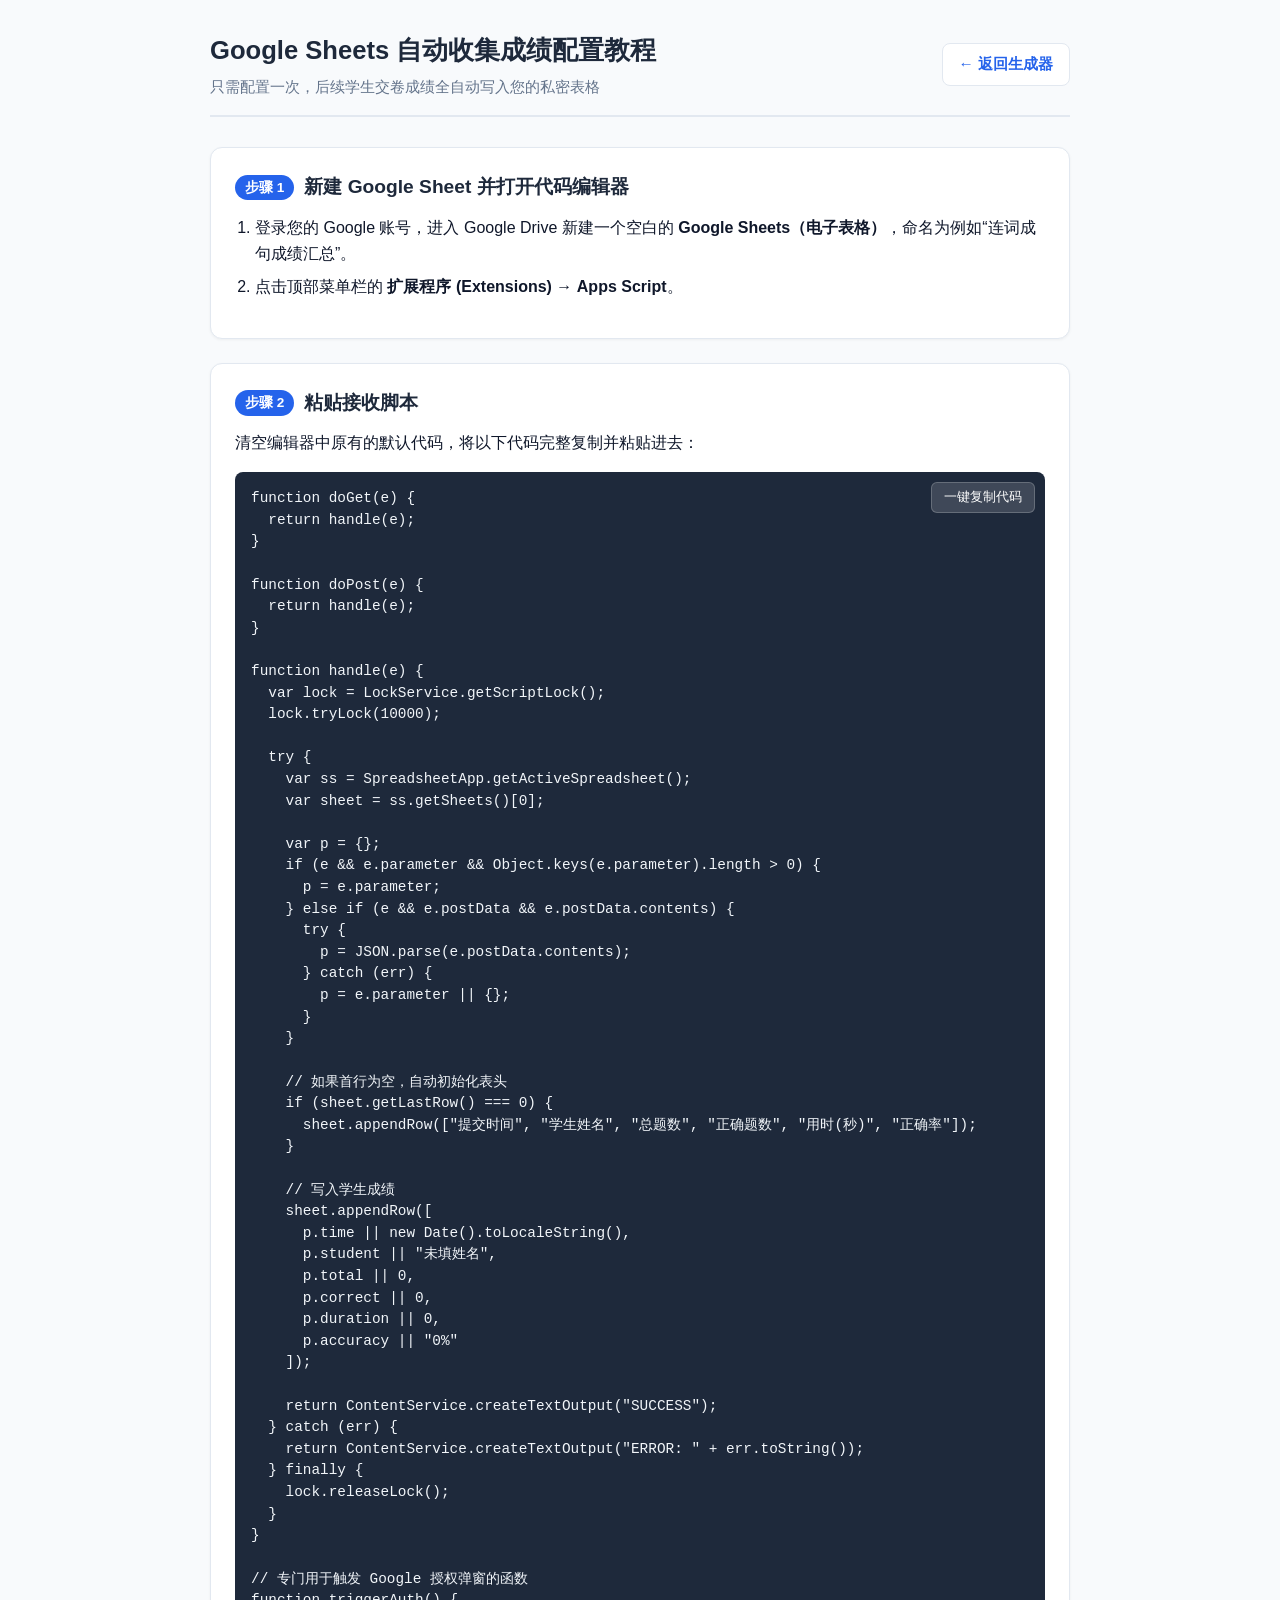
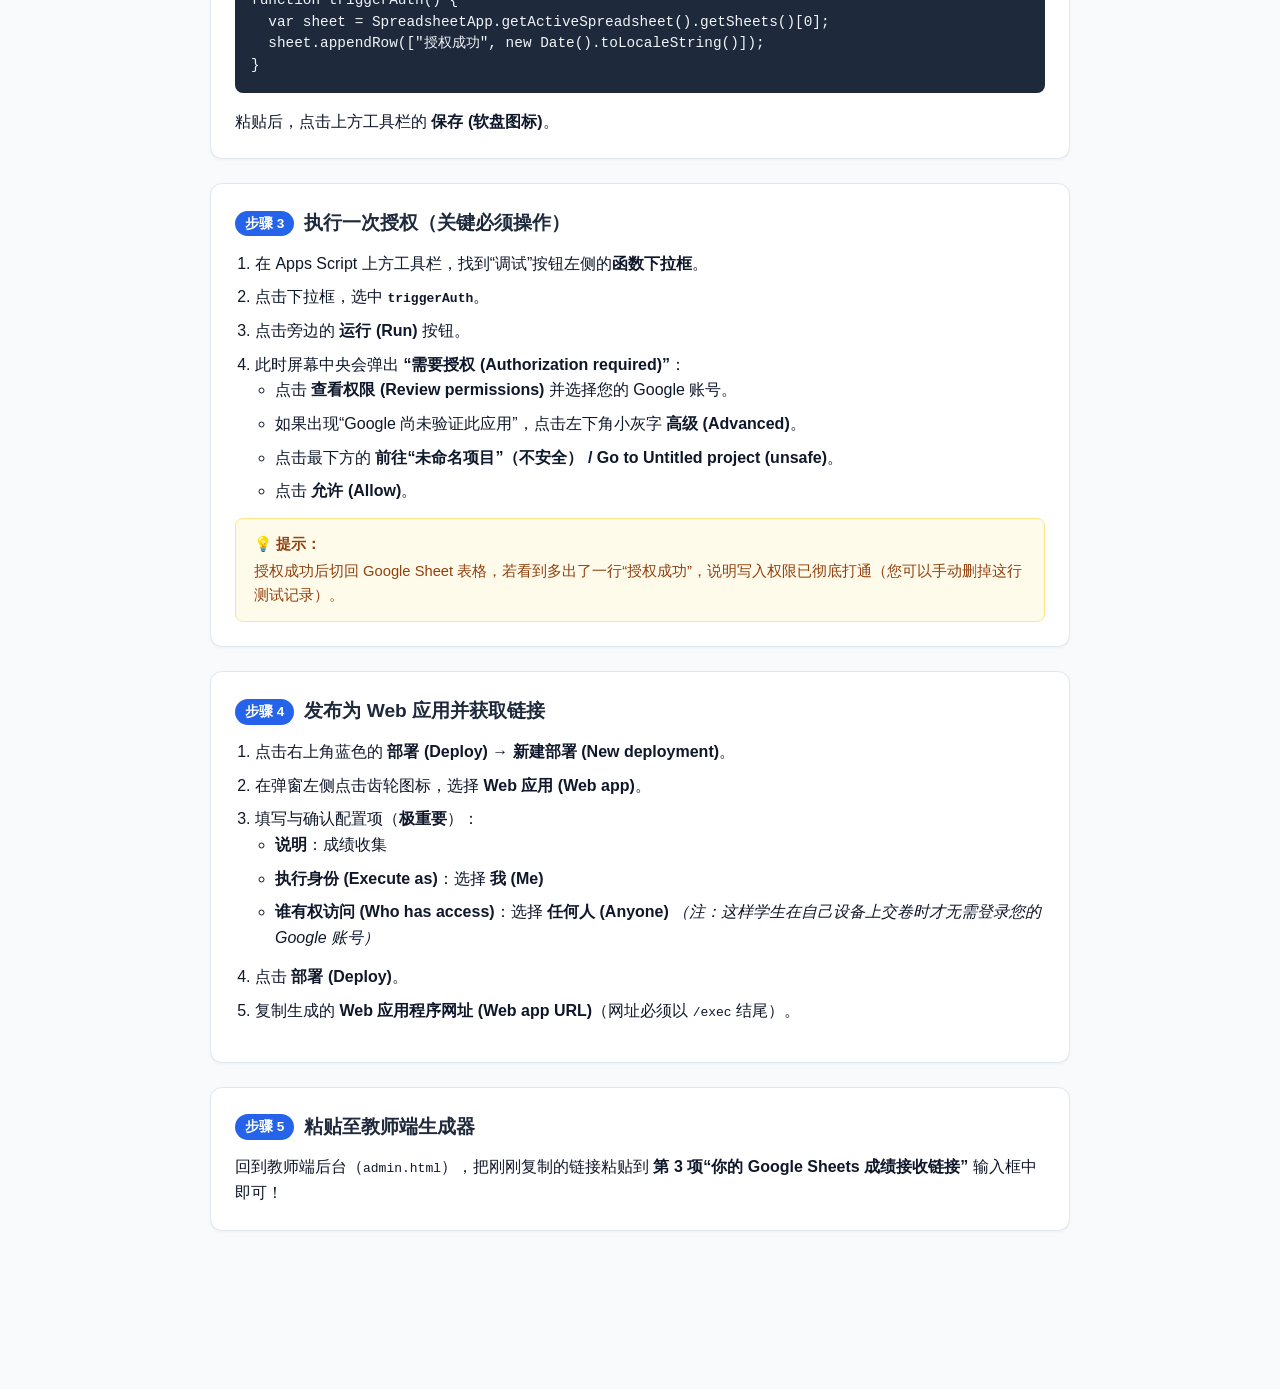
<file: guide.html>
<!DOCTYPE html>
<html lang="zh-CN">
<head>
  <!-- Google tag (gtag.js) -->
  <script async src="https://www.googletagmanager.com/gtag/js?id=G-LVJJ4GY9FC"></script>
  <script>
    window.dataLayer = window.dataLayer || [];
    function gtag(){dataLayer.push(arguments);}
    gtag('js', new Date());
    gtag('config', 'G-LVJJ4GY9FC');
  </script>
  <meta charset="UTF-8">
  <meta name="viewport" content="width=device-width, initial-scale=1.0">
  <title>Google Sheets 自动收集成绩配置指南</title>
  <style>
    :root {
      --primary: #2563eb;
      --primary-hover: #1d4ed8;
      --bg: #f8fafc;
      --card: #ffffff;
      --border: #e2e8f0;
      --text: #0f172a;
      --text-muted: #64748b;
      --code-bg: #1e293b;
      --success: #059669;
      --warning-bg: #fffbeb;
      --warning-border: #fde68a;
      --warning-text: #92400e;
    }

    * { box-sizing: border-box; margin: 0; padding: 0; }
    body {
      font-family: -apple-system, BlinkMacSystemFont, "Segoe UI", Roboto, "PingFang SC", "Microsoft YaHei", sans-serif;
      background-color: var(--bg);
      color: var(--text);
      line-height: 1.6;
      padding: 30px 16px 80px;
    }

    .container {
      max-width: 860px;
      margin: 0 auto;
    }

    .header {
      margin-bottom: 30px;
      border-bottom: 2px solid var(--border);
      padding-bottom: 16px;
      display: flex;
      justify-content: space-between;
      align-items: center;
      flex-wrap: wrap;
      gap: 12px;
    }

    .header h1 {
      font-size: 1.6rem;
      color: #1e293b;
    }

    .btn-back {
      text-decoration: none;
      color: var(--primary);
      font-weight: 600;
      font-size: 0.95rem;
      border: 1px solid var(--border);
      padding: 8px 16px;
      border-radius: 8px;
      background: #fff;
      transition: all 0.2s;
    }
    .btn-back:hover {
      background: #eff6ff;
      border-color: var(--primary);
    }

    .step-card {
      background: var(--card);
      border: 1px solid var(--border);
      border-radius: 12px;
      padding: 24px;
      margin-bottom: 24px;
      box-shadow: 0 1px 3px rgba(0,0,0,0.05);
    }

    .step-title {
      font-size: 1.2rem;
      font-weight: 700;
      color: #1e293b;
      margin-bottom: 12px;
      display: flex;
      align-items: center;
      gap: 10px;
    }

    .step-badge {
      background: var(--primary);
      color: #fff;
      font-size: 0.85rem;
      padding: 2px 10px;
      border-radius: 999px;
    }

    ol, ul {
      padding-left: 20px;
      margin-bottom: 14px;
    }
    li {
      margin-bottom: 8px;
    }

    .code-container {
      position: relative;
      margin: 16px 0;
    }

    pre {
      background: var(--code-bg);
      color: #f1f5f9;
      padding: 16px;
      border-radius: 8px;
      font-family: Consolas, Monaco, "Courier New", monospace;
      font-size: 0.9rem;
      overflow-x: auto;
      line-height: 1.5;
    }

    .btn-copy-code {
      position: absolute;
      top: 10px;
      right: 10px;
      background: rgba(255,255,255,0.15);
      color: #fff;
      border: 1px solid rgba(255,255,255,0.2);
      border-radius: 6px;
      padding: 6px 12px;
      font-size: 0.8rem;
      cursor: pointer;
      transition: background 0.2s;
    }
    .btn-copy-code:hover {
      background: rgba(255,255,255,0.3);
    }

    .callout-warning {
      background: var(--warning-bg);
      border: 1px solid var(--warning-border);
      color: var(--warning-text);
      padding: 14px 18px;
      border-radius: 8px;
      font-size: 0.92rem;
      margin-top: 14px;
    }
    .callout-warning strong {
      display: block;
      margin-bottom: 4px;
    }
  </style>
  <link rel="icon" href="favicon.svg" type="image/svg+xml">
  <link rel="icon" href="favicon-32.png" sizes="32x32" type="image/png">
  <link rel="apple-touch-icon" href="apple-touch-icon.png">
</head>
<body>

  <div class="container">
    <div class="header">
      <div>
        <h1>Google Sheets 自动收集成绩配置教程</h1>
        <p style="color: var(--text-muted); font-size: 0.95rem; margin-top: 4px;">只需配置一次，后续学生交卷成绩全自动写入您的私密表格</p>
      </div>
      <a href="admin.html" class="btn-back">← 返回生成器</a>
    </div>

    <!-- 步骤 1 -->
    <div class="step-card">
      <div class="step-title">
        <span class="step-badge">步骤 1</span>
        <span>新建 Google Sheet 并打开代码编辑器</span>
      </div>
      <ol>
        <li>登录您的 Google 账号，进入 Google Drive 新建一个空白的 <strong>Google Sheets（电子表格）</strong>，命名为例如“连词成句成绩汇总”。</li>
        <li>点击顶部菜单栏的 <strong>扩展程序 (Extensions)</strong> → <strong>Apps Script</strong>。</li>
      </ol>
    </div>

    <!-- 步骤 2 -->
    <div class="step-card">
      <div class="step-title">
        <span class="step-badge">步骤 2</span>
        <span>粘贴接收脚本</span>
      </div>
      <p>清空编辑器中原有的默认代码，将以下代码完整复制并粘贴进去：</p>
      
      <div class="code-container">
        <button class="btn-copy-code" onclick="copyScriptCode()">一键复制代码</button>
        <pre><code id="script-code">function doGet(e) {
  return handle(e);
}

function doPost(e) {
  return handle(e);
}

function handle(e) {
  var lock = LockService.getScriptLock();
  lock.tryLock(10000);

  try {
    var ss = SpreadsheetApp.getActiveSpreadsheet();
    var sheet = ss.getSheets()[0];
    
    var p = {};
    if (e && e.parameter && Object.keys(e.parameter).length > 0) {
      p = e.parameter;
    } else if (e && e.postData && e.postData.contents) {
      try {
        p = JSON.parse(e.postData.contents);
      } catch (err) {
        p = e.parameter || {};
      }
    }
    
    // 如果首行为空，自动初始化表头
    if (sheet.getLastRow() === 0) {
      sheet.appendRow(["提交时间", "学生姓名", "总题数", "正确题数", "用时(秒)", "正确率"]);
    }
    
    // 写入学生成绩
    sheet.appendRow([
      p.time || new Date().toLocaleString(),
      p.student || "未填姓名",
      p.total || 0,
      p.correct || 0,
      p.duration || 0,
      p.accuracy || "0%"
    ]);
    
    return ContentService.createTextOutput("SUCCESS");
  } catch (err) {
    return ContentService.createTextOutput("ERROR: " + err.toString());
  } finally {
    lock.releaseLock();
  }
}

// 专门用于触发 Google 授权弹窗的函数
function triggerAuth() {
  var sheet = SpreadsheetApp.getActiveSpreadsheet().getSheets()[0];
  sheet.appendRow(["授权成功", new Date().toLocaleString()]);
}</code></pre>
      </div>

      <p>粘贴后，点击上方工具栏的 <strong>保存 (软盘图标)</strong>。</p>
    </div>

    <!-- 步骤 3 -->
    <div class="step-card">
      <div class="step-title">
        <span class="step-badge">步骤 3</span>
        <span>执行一次授权（关键必须操作）</span>
      </div>
      <ol>
        <li>在 Apps Script 上方工具栏，找到“调试”按钮左侧的<strong>函数下拉框</strong>。</li>
        <li>点击下拉框，选中 <strong><code>triggerAuth</code></strong>。</li>
        <li>点击旁边的 <strong>运行 (Run)</strong> 按钮。</li>
        <li>此时屏幕中央会弹出 <strong>“需要授权 (Authorization required)”</strong>：
          <ul>
            <li>点击 <strong>查看权限 (Review permissions)</strong> 并选择您的 Google 账号。</li>
            <li>如果出现“Google 尚未验证此应用”，点击左下角小灰字 <strong>高级 (Advanced)</strong>。</li>
            <li>点击最下方的 <strong>前往“未命名项目”（不安全） / Go to Untitled project (unsafe)</strong>。</li>
            <li>点击 <strong>允许 (Allow)</strong>。</li>
          </ul>
        </li>
      </ol>
      <div class="callout-warning">
        <strong>💡 提示：</strong>
        授权成功后切回 Google Sheet 表格，若看到多出了一行“授权成功”，说明写入权限已彻底打通（您可以手动删掉这行测试记录）。
      </div>
    </div>

    <!-- 步骤 4 -->
    <div class="step-card">
      <div class="step-title">
        <span class="step-badge">步骤 4</span>
        <span>发布为 Web 应用并获取链接</span>
      </div>
      <ol>
        <li>点击右上角蓝色的 <strong>部署 (Deploy)</strong> → <strong>新建部署 (New deployment)</strong>。</li>
        <li>在弹窗左侧点击齿轮图标，选择 <strong>Web 应用 (Web app)</strong>。</li>
        <li>填写与确认配置项（<strong>极重要</strong>）：
          <ul>
            <li><strong>说明</strong>：成绩收集</li>
            <li><strong>执行身份 (Execute as)</strong>：选择 <strong>我 (Me)</strong></li>
            <li><strong>谁有权访问 (Who has access)</strong>：选择 <strong>任何人 (Anyone)</strong> <em>（注：这样学生在自己设备上交卷时才无需登录您的 Google 账号）</em></li>
          </ul>
        </li>
        <li>点击 <strong>部署 (Deploy)</strong>。</li>
        <li>复制生成的 <strong>Web 应用程序网址 (Web app URL)</strong>（网址必须以 <code>/exec</code> 结尾）。</li>
      </ol>
    </div>

    <!-- 步骤 5 -->
    <div class="step-card">
      <div class="step-title">
        <span class="step-badge">步骤 5</span>
        <span>粘贴至教师端生成器</span>
      </div>
      <p>回到教师端后台（<code>admin.html</code>），把刚刚复制的链接粘贴到 <strong>第 3 项“你的 Google Sheets 成绩接收链接”</strong> 输入框中即可！</p>
    </div>
  </div>

  <script>
    function copyScriptCode() {
      const code = document.getElementById('script-code').innerText;
      navigator.clipboard.writeText(code).then(() => {
        alert("Apps Script 代码已复制到剪贴板！可以直接到编辑器里粘贴。");
      }).catch(err => {
        const ta = document.createElement('textarea');
        ta.value = code;
        document.body.appendChild(ta);
        ta.select();
        document.execCommand('copy');
        document.body.removeChild(ta);
        alert("Apps Script 代码已复制到剪贴板！");
      });
    }
  </script>
</body>
</html>
</file>
